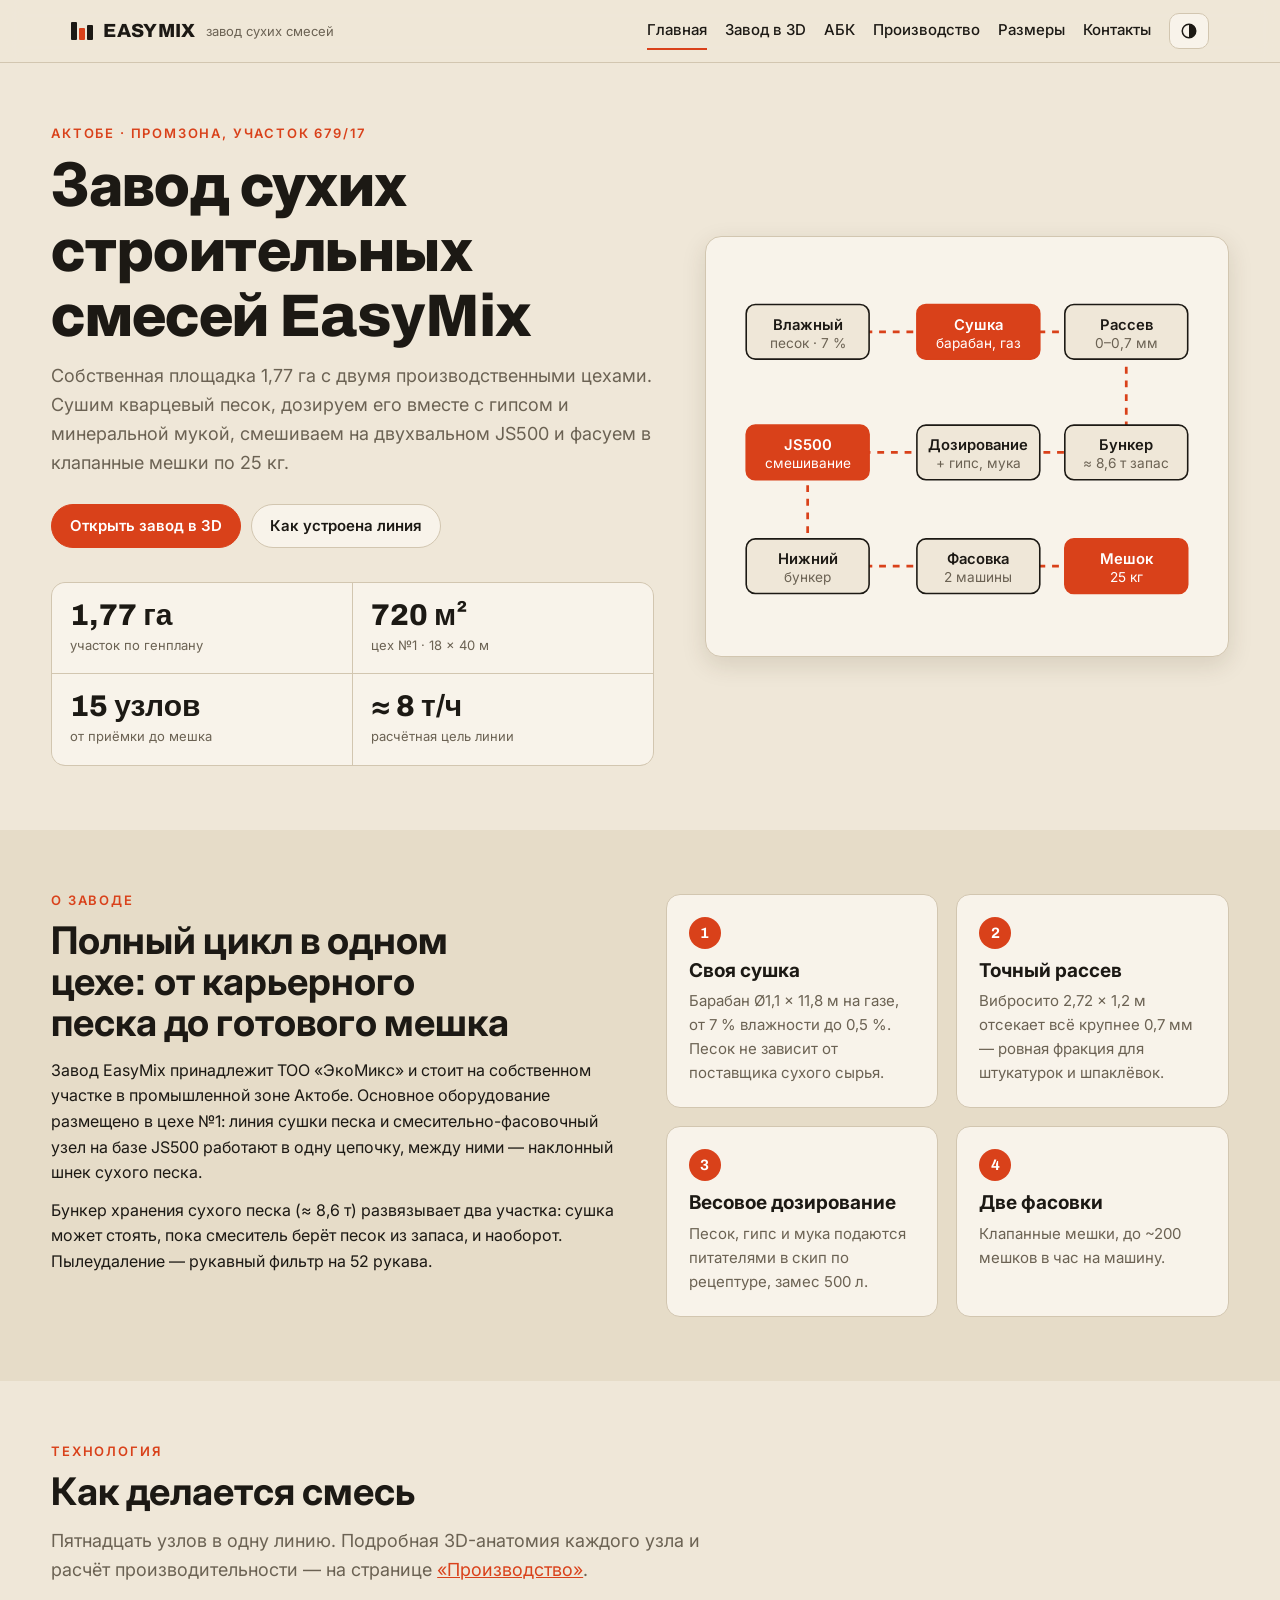
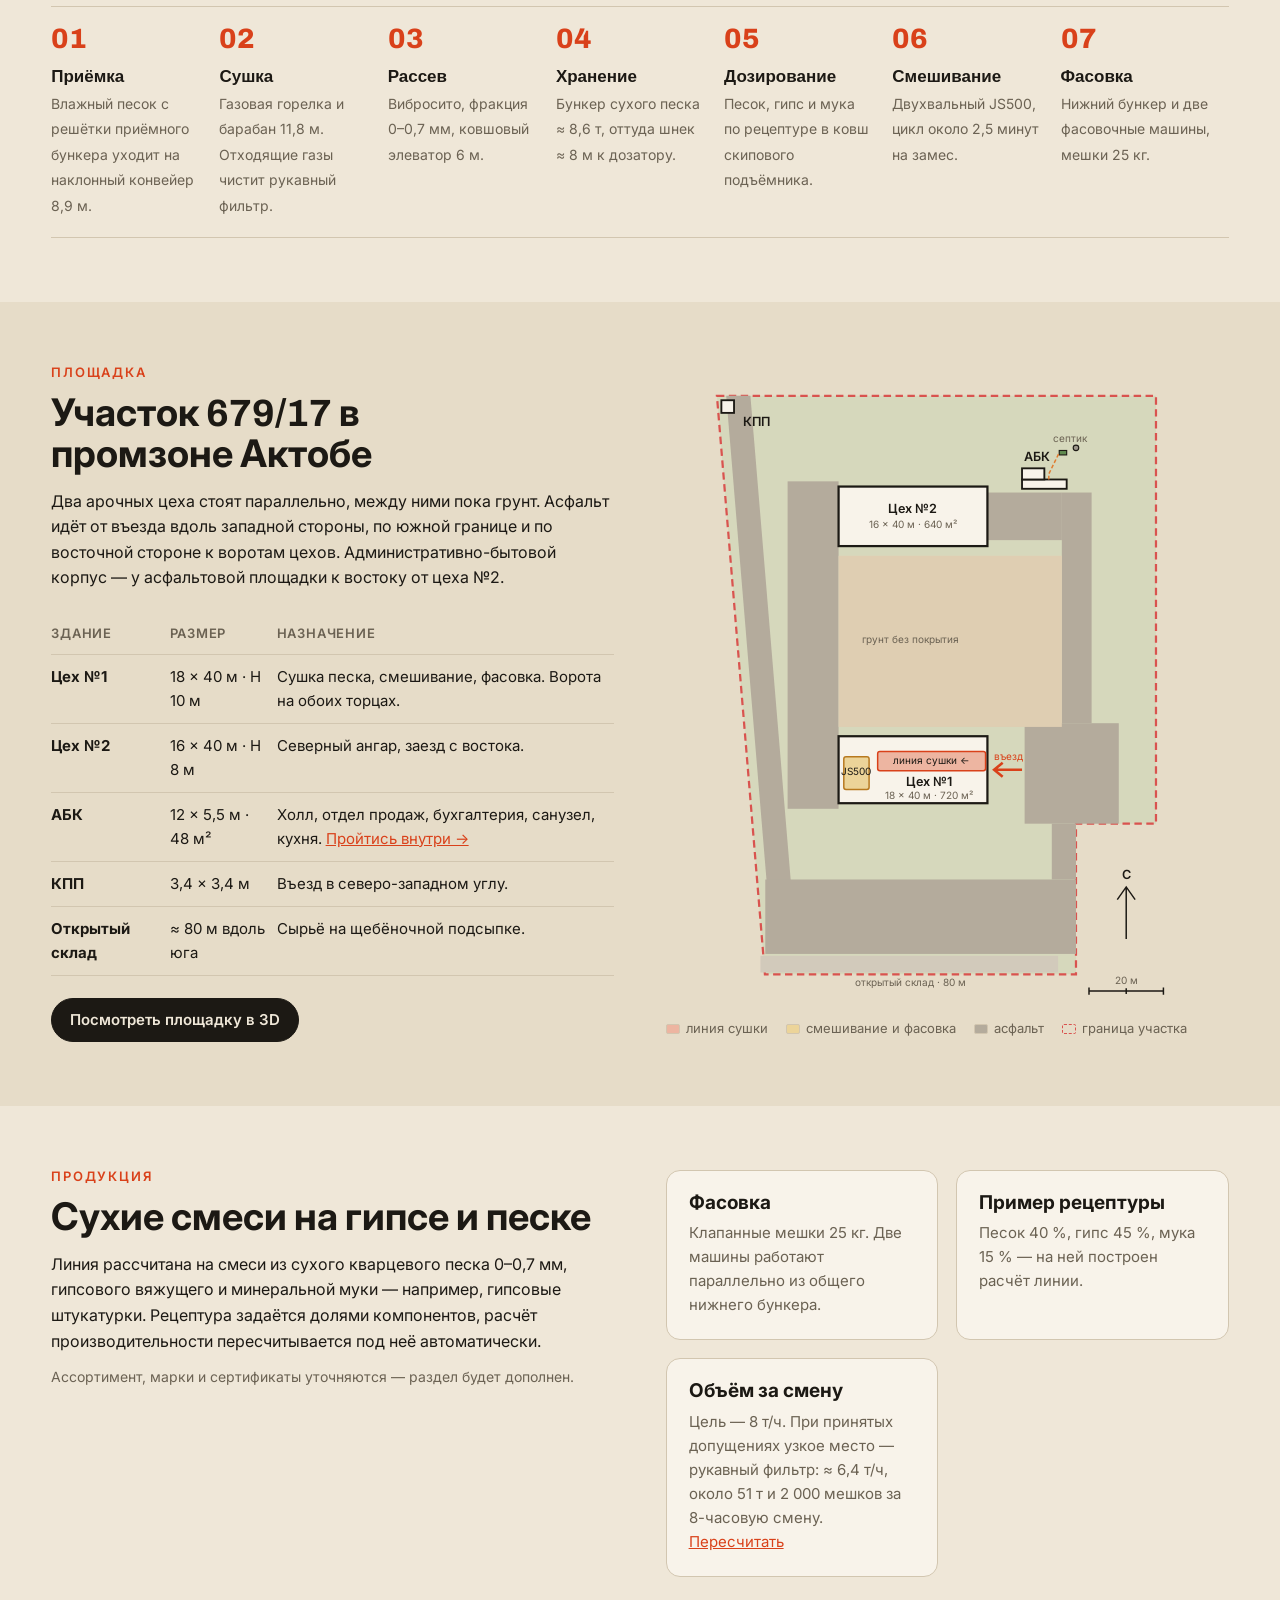
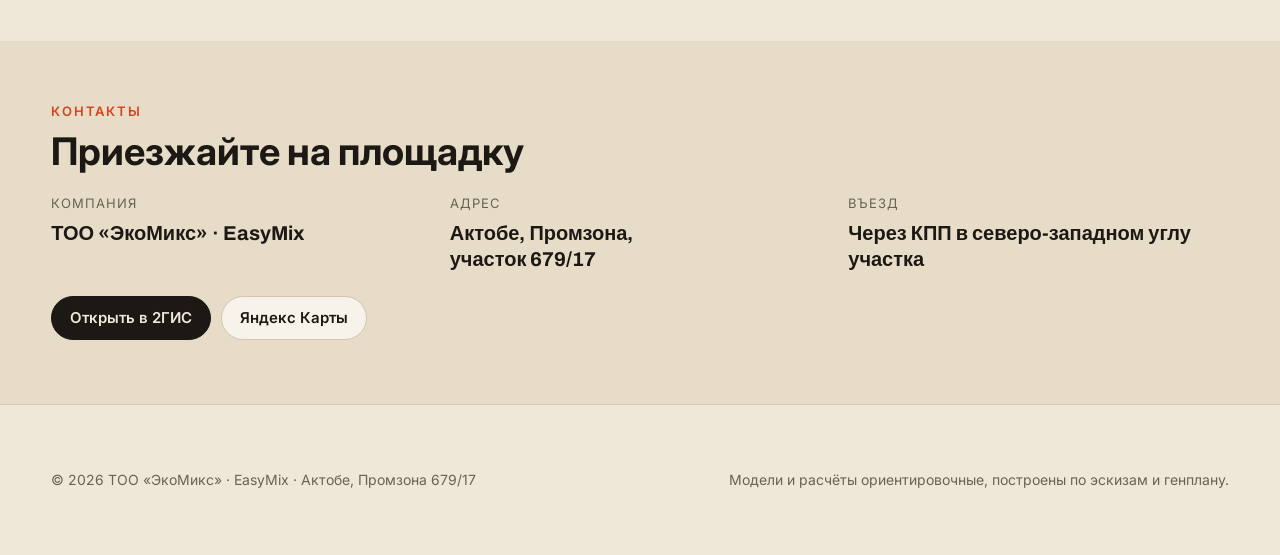
<file: index.html>
<!doctype html>
<html lang="ru">
<head>
<meta charset="utf-8">
<meta name="viewport" content="width=device-width,initial-scale=1">
<title>EasyMix — завод сухих смесей, Актобе</title>
<meta name="description" content="ТОО «ЭкоМикс», завод сухих строительных смесей EasyMix. Актобе, Промзона, участок 679/17: сушка песка, смесительный узел JS500, фасовка в мешки.">
<meta property="og:type" content="website">
<meta property="og:site_name" content="EasyMix">
<meta property="og:locale" content="ru_RU">
<meta property="og:title" content="EasyMix — завод сухих смесей, Актобе">
<meta property="og:description" content="Сушка песка, смеситель JS500 и фасовка в мешки 25 кг на собственной площадке 1,77 га. Промзона 679/17.">
<meta property="og:url" content="https://qazaqboss.github.io/spkaktobezavod/">
<meta property="og:image" content="https://qazaqboss.github.io/spkaktobezavod/og-image.png">
<meta property="og:image:width" content="1200">
<meta property="og:image:height" content="630">
<meta property="og:image:alt" content="EasyMix — завод сухих строительных смесей, Актобе, Промзона 679/17">
<meta name="twitter:card" content="summary_large_image">
<meta name="twitter:image" content="https://qazaqboss.github.io/spkaktobezavod/og-image.png">
<link rel="preconnect" href="https://fonts.googleapis.com"><link rel="preconnect" href="https://fonts.gstatic.com" crossorigin>
<link href="https://fonts.googleapis.com/css2?family=Archivo:wght@500;700;800&family=Inter:wght@400;500;600&display=swap" rel="stylesheet">
<link rel="stylesheet" href="css/site.css">
<link rel="icon" href="data:image/svg+xml,%3Csvg xmlns='http://www.w3.org/2000/svg' viewBox='0 0 24 24'%3E%3Crect x='3' y='4' width='5' height='17' fill='%231c1914'/%3E%3Crect x='10' y='10' width='5' height='11' fill='%23d9411a'/%3E%3Crect x='17' y='7' width='5' height='14' fill='%231c1914'/%3E%3C/svg%3E">
<script src="js/site.js"></script>
</head>
<body>
<header class="top"><div class="wrap">
  <a class="brand" href="index.html"><span class="logo" aria-hidden="true"><i></i><i></i><i></i></span><b>EASYMIX</b><span>завод сухих смесей</span></a>
  <nav class="menu" aria-label="Разделы">
    <a href="index.html">Главная</a><a href="zavod.html">Завод в 3D</a><a href="abk.html">АБК</a><a href="proizvodstvo.html">Производство</a><a href="razmery.html">Размеры</a><a href="index.html#contacts">Контакты</a>
    <button class="theme" type="button" data-theme-toggle aria-label="Сменить тему"><svg viewBox="0 0 24 24" aria-hidden="true"><circle cx="12" cy="12" r="9" fill="none" stroke="currentColor" stroke-width="2"/><path d="M12 3a9 9 0 0 1 0 18z" fill="currentColor"/></svg></button>
  </nav>
</div></header>

<main>
<section class="band"><div class="wrap hero">
  <div>
    <p class="eyebrow">Актобе · Промзона, участок 679/17</p>
    <h1>Завод сухих строительных смесей EasyMix</h1>
    <p class="lead">Собственная площадка 1,77 га с двумя производственными цехами. Сушим кварцевый песок, дозируем его вместе с гипсом и минеральной мукой, смешиваем на двухвальном JS500 и фасуем в клапанные мешки по 25 кг.</p>
    <div class="btns"><a class="btn acc" href="zavod.html">Открыть завод в 3D</a><a class="btn ghost" href="proizvodstvo.html">Как устроена линия</a></div>
    <div class="kpis">
      <div><b>1,77 га</b><span>участок по генплану</span></div>
      <div><b>720 м²</b><span>цех №1 · 18 × 40 м</span></div>
      <div><b>15 узлов</b><span>от приёмки до мешка</span></div>
      <div><b>≈ 8 т/ч</b><span>расчётная цель линии</span></div>
    </div>
  </div>
  <figure class="flowcard" style="margin:0">
    <svg viewBox="0 0 420 330" role="img" aria-label="Схема потока: влажный песок, сушка, рассев, бункер, дозирование с гипсом и мукой, смеситель, фасовка">
      <style>.fl{fill:none;stroke:var(--line);stroke-width:2}.fa{fill:none;stroke:var(--acc);stroke-width:2.4;stroke-dasharray:6 6}.bx{fill:var(--bg);stroke:var(--ink);stroke-width:1.4}.bx.a{fill:var(--acc);stroke:var(--acc)}.tx{font:600 13px Inter,sans-serif;fill:var(--ink)}.ts{font:12px Inter,sans-serif;fill:var(--mute)}.tw{font:600 13px Inter,sans-serif;fill:#fff}</style>
      <path class="fa" d="M70 64 H200 M270 64 H350 V150 M350 150 V170 H270 M200 170 H70 V250 M70 270 H200 M270 270 H350"><animate attributeName="stroke-dashoffset" from="24" to="0" dur="1s" repeatCount="indefinite"/></path>
      <rect class="bx" x="16" y="40" width="108" height="48" rx="8"/><text class="tx" x="70" y="62" text-anchor="middle">Влажный</text><text class="ts" x="70" y="78" text-anchor="middle">песок · 7 %</text>
      <rect class="bx a" x="166" y="40" width="108" height="48" rx="8"/><text class="tw" x="220" y="62" text-anchor="middle">Сушка</text><text class="tw" x="220" y="78" text-anchor="middle" style="font-weight:400;font-size:12px">барабан, газ</text>
      <rect class="bx" x="296" y="40" width="108" height="48" rx="8"/><text class="tx" x="350" y="62" text-anchor="middle">Рассев</text><text class="ts" x="350" y="78" text-anchor="middle">0–0,7 мм</text>
      <rect class="bx" x="296" y="146" width="108" height="48" rx="8"/><text class="tx" x="350" y="168" text-anchor="middle">Бункер</text><text class="ts" x="350" y="184" text-anchor="middle">≈ 8,6 т запас</text>
      <rect class="bx" x="166" y="146" width="108" height="48" rx="8"/><text class="tx" x="220" y="168" text-anchor="middle">Дозирование</text><text class="ts" x="220" y="184" text-anchor="middle">+ гипс, мука</text>
      <rect class="bx a" x="16" y="146" width="108" height="48" rx="8"/><text class="tw" x="70" y="168" text-anchor="middle">JS500</text><text class="tw" x="70" y="184" text-anchor="middle" style="font-weight:400;font-size:12px">смешивание</text>
      <rect class="bx" x="16" y="246" width="108" height="48" rx="8"/><text class="tx" x="70" y="268" text-anchor="middle">Нижний</text><text class="ts" x="70" y="284" text-anchor="middle">бункер</text>
      <rect class="bx" x="166" y="246" width="108" height="48" rx="8"/><text class="tx" x="220" y="268" text-anchor="middle">Фасовка</text><text class="ts" x="220" y="284" text-anchor="middle">2 машины</text>
      <rect class="bx a" x="296" y="246" width="108" height="48" rx="8"/><text class="tw" x="350" y="268" text-anchor="middle">Мешок</text><text class="tw" x="350" y="284" text-anchor="middle" style="font-weight:400;font-size:12px">25 кг</text>
    </svg>
  </figure>
</div></section>

<section class="band alt" id="about"><div class="wrap grid2">
  <div>
    <p class="eyebrow">О заводе</p>
    <h2>Полный цикл в одном цехе: от карьерного песка до готового мешка</h2>
    <p>Завод EasyMix принадлежит ТОО «ЭкоМикс» и стоит на собственном участке в промышленной зоне Актобе. Основное оборудование размещено в цехе №1: линия сушки песка и смесительно-фасовочный узел на базе JS500 работают в одну цепочку, между ними — наклонный шнек сухого песка.</p>
    <p>Бункер хранения сухого песка (≈ 8,6 т) развязывает два участка: сушка может стоять, пока смеситель берёт песок из запаса, и наоборот. Пылеудаление — рукавный фильтр на 52 рукава.</p>
  </div>
  <div class="cards" style="margin-top:0">
    <div class="card"><span class="n">1</span><h3>Своя сушка</h3><p>Барабан Ø1,1 × 11,8 м на газе, от 7 % влажности до 0,5 %. Песок не зависит от поставщика сухого сырья.</p></div>
    <div class="card"><span class="n">2</span><h3>Точный рассев</h3><p>Вибросито 2,72 × 1,2 м отсекает всё крупнее 0,7 мм — ровная фракция для штукатурок и шпаклёвок.</p></div>
    <div class="card"><span class="n">3</span><h3>Весовое дозирование</h3><p>Песок, гипс и мука подаются питателями в скип по рецептуре, замес 500 л.</p></div>
    <div class="card"><span class="n">4</span><h3>Две фасовки</h3><p>Клапанные мешки, до ~200 мешков в час на машину.</p></div>
  </div>
</div></section>

<section class="band" id="process"><div class="wrap">
  <p class="eyebrow">Технология</p>
  <h2>Как делается смесь</h2>
  <p class="lead">Пятнадцать узлов в одну линию. Подробная 3D-анатомия каждого узла и расчёт производительности — на странице <a href="proizvodstvo.html">«Производство»</a>.</p>
  <ol class="steps">
    <li><b>Приёмка</b><span>Влажный песок с решётки приёмного бункера уходит на наклонный конвейер 8,9 м.</span></li>
    <li><b>Сушка</b><span>Газовая горелка и барабан 11,8 м. Отходящие газы чистит рукавный фильтр.</span></li>
    <li><b>Рассев</b><span>Вибросито, фракция 0–0,7 мм, ковшовый элеватор 6 м.</span></li>
    <li><b>Хранение</b><span>Бункер сухого песка ≈ 8,6 т, оттуда шнек ≈ 8 м к дозатору.</span></li>
    <li><b>Дозирование</b><span>Песок, гипс и мука по рецептуре в ковш скипового подъёмника.</span></li>
    <li><b>Смешивание</b><span>Двухвальный JS500, цикл около 2,5 минут на замес.</span></li>
    <li><b>Фасовка</b><span>Нижний бункер и две фасовочные машины, мешки 25 кг.</span></li>
  </ol>
</div></section>

<section class="band alt" id="site"><div class="wrap grid2">
  <div>
    <p class="eyebrow">Площадка</p>
    <h2>Участок 679/17 в промзоне Актобе</h2>
    <p>Два арочных цеха стоят параллельно, между ними пока грунт. Асфальт идёт от въезда вдоль западной стороны, по южной границе и по восточной стороне к воротам цехов. Административно-бытовой корпус — у асфальтовой площадки к востоку от цеха №2.</p>
    <div class="scroll"><table>
      <thead><tr><th>Здание</th><th>Размер</th><th>Назначение</th></tr></thead>
      <tbody>
        <tr><td><b>Цех №1</b></td><td>18 × 40 м · H 10 м</td><td>Сушка песка, смешивание, фасовка. Ворота на обоих торцах.</td></tr>
        <tr><td><b>Цех №2</b></td><td>16 × 40 м · H 8 м</td><td>Северный ангар, заезд с востока.</td></tr>
        <tr><td><b>АБК</b></td><td>12 × 5,5 м · 48 м²</td><td>Холл, отдел продаж, бухгалтерия, санузел, кухня. <a href="abk.html">Пройтись внутри →</a></td></tr>
        <tr><td><b>КПП</b></td><td>3,4 × 3,4 м</td><td>Въезд в северо-западном углу.</td></tr>
        <tr><td><b>Открытый склад</b></td><td>≈ 80 м вдоль юга</td><td>Сырьё на щебёночной подсыпке.</td></tr>
      </tbody>
    </table></div>
    <div class="btns" style="margin-top:22px"><a class="btn" href="zavod.html">Посмотреть площадку в 3D</a></div>
  </div>
  <figure style="margin:0">
    <svg class="plan" viewBox="-6 -8 136 172" role="img" aria-label="Генплан участка: КПП, цех №2, АБК, цех №1 с оборудованием, открытый склад">
      <style>
        .p-plot{fill:color-mix(in srgb,#7fa25a 22%,var(--bg));stroke:#d9534f;stroke-width:.6;stroke-dasharray:2 1.2}
        .p-asph{fill:color-mix(in srgb,var(--mute) 45%,var(--bg))}.p-soil{fill:color-mix(in srgb,#b8925a 30%,var(--bg))}.p-grav{fill:color-mix(in srgb,var(--mute) 22%,var(--bg))}
        .p-hall{fill:var(--card);stroke:var(--ink);stroke-width:.6}.p-abk{fill:var(--card);stroke:var(--ink);stroke-width:.5}
        .p-dry{fill:color-mix(in srgb,var(--acc) 35%,var(--card));stroke:var(--acc);stroke-width:.4}.p-mix{fill:color-mix(in srgb,#d9a520 40%,var(--card));stroke:#b7791f;stroke-width:.4}
        .p-t{font:600 3.4px Inter,sans-serif;fill:var(--ink)}.p-s{font:2.7px Inter,sans-serif;fill:var(--mute)}
        .p-ax{stroke:var(--ink);stroke-width:.4;fill:none}
      </style>
      <polygon class="p-plot" points="0,0 118,0 118,115 96.5,115 96.5,155.5 12.9,155.5"/>
      <polygon class="p-asph" points="2.5,0 9,0 19.9,131 13.4,131"/>
      <rect class="p-asph" x="13" y="130" width="83.5" height="20"/><rect class="p-asph" x="90" y="115" width="6.5" height="15"/>
      <rect class="p-asph" x="82.7" y="88" width="25.3" height="27"/><rect class="p-asph" x="92.7" y="26" width="8" height="62"/>
      <rect class="p-asph" x="72.7" y="26" width="20" height="12.8"/><rect class="p-asph" x="19" y="23" width="13.7" height="88"/>
      <rect class="p-soil" x="32.7" y="43" width="60" height="46"/>
      <rect class="p-grav" x="11.7" y="150.5" width="80" height="4.5"/>
      <rect class="p-hall" x="32.7" y="24.4" width="40" height="16"/>
      <text class="p-t" x="52.7" y="31.6" text-anchor="middle">Цех №2</text><text class="p-s" x="52.7" y="35.6" text-anchor="middle">16 × 40 м · 640 м²</text>
      <rect class="p-hall" x="32.7" y="91.5" width="40" height="18"/>
      <rect class="p-dry" x="43.2" y="95.6" width="29" height="5.2" rx=".6"/><rect class="p-mix" x="34.1" y="97" width="6.8" height="8.8" rx=".6"/>
      <text class="p-t" x="57" y="105" text-anchor="middle">Цех №1</text><text class="p-s" x="57" y="108.4" text-anchor="middle">18 × 40 м · 720 м²</text>
      <text class="p-s" x="57.7" y="99" text-anchor="middle" style="fill:var(--ink)">линия сушки ←</text><text class="p-s" x="37.5" y="102" text-anchor="middle" style="fill:var(--ink)">JS500</text>
      <path class="p-ax" d="M82 100.5 H74.5 M76.8 98.6 L74.5 100.5 L76.8 102.4" style="stroke:var(--acc);stroke-width:.7"/><text class="p-s" x="78.5" y="98" text-anchor="middle" style="fill:var(--acc)">въезд</text>
      <rect class="p-abk" x="82" y="22.5" width="12" height="2.5"/><rect class="p-abk" x="82" y="19.5" width="6" height="3"/>
      <text class="p-t" x="86" y="17.6" text-anchor="middle">АБК</text>
      <rect x="92" y="14.7" width="2" height="1.2" style="fill:#5f8a4f;stroke:var(--ink);stroke-width:.3"/><circle cx="96.5" cy="14" r=".75" style="fill:#9d978b;stroke:var(--ink);stroke-width:.3"/>
      <path d="M89.2 22.5 V21 L92 15.3" style="fill:none;stroke:#e07a2e;stroke-width:.4;stroke-dasharray:1 .6"/><text class="p-s" x="95" y="12.4" text-anchor="middle">септик</text>
      <rect class="p-abk" x="1.2" y="1.2" width="3.4" height="3.4"/><text class="p-t" x="7" y="8" >КПП</text>
      <text class="p-s" x="52" y="66.5" text-anchor="middle">грунт без покрытия</text>
      <text class="p-s" x="52" y="158.6" text-anchor="middle">открытый склад · 80 м</text>
      <g transform="translate(110,138)"><path class="p-ax" d="M0 8 V-6 M-2.4 -2.6 L0 -6 L2.4 -2.6"/><text class="p-t" x="0" y="-8" text-anchor="middle">С</text></g>
      <g transform="translate(100,160)"><path class="p-ax" d="M0 0 H20 M0 -1 V1 M10 -.8 V.8 M20 -1 V1"/><text class="p-s" x="10" y="-2" text-anchor="middle">20 м</text></g>
    </svg>
    <div class="legend-row">
      <span><i style="background:color-mix(in srgb,var(--acc) 35%,var(--card))"></i>линия сушки</span>
      <span><i style="background:color-mix(in srgb,#d9a520 40%,var(--card))"></i>смешивание и фасовка</span>
      <span><i style="background:color-mix(in srgb,var(--mute) 45%,var(--bg))"></i>асфальт</span>
      <span><i style="border:1px dashed #d9534f"></i>граница участка</span>
    </div>
  </figure>
</div></section>

<section class="band" id="products"><div class="wrap grid2">
  <div>
    <p class="eyebrow">Продукция</p>
    <h2>Сухие смеси на гипсе и песке</h2>
    <p>Линия рассчитана на смеси из сухого кварцевого песка 0–0,7 мм, гипсового вяжущего и минеральной муки — например, гипсовые штукатурки. Рецептура задаётся долями компонентов, расчёт производительности пересчитывается под неё автоматически.</p>
    <p class="note">Ассортимент, марки и сертификаты уточняются — раздел будет дополнен.</p>
  </div>
  <div class="cards" style="margin-top:0">
    <div class="card"><h3>Фасовка</h3><p>Клапанные мешки 25 кг. Две машины работают параллельно из общего нижнего бункера.</p></div>
    <div class="card"><h3>Пример рецептуры</h3><p>Песок 40 %, гипс 45 %, мука 15 % — на ней построен расчёт линии.</p></div>
    <div class="card"><h3>Объём за смену</h3><p>Цель — 8 т/ч. При принятых допущениях узкое место — рукавный фильтр: ≈ 6,4 т/ч, около 51 т и 2 000 мешков за 8-часовую смену. <a href="proizvodstvo.html#calc">Пересчитать</a></p></div>
  </div>
</div></section>

<section class="band alt" id="contacts"><div class="wrap">
  <p class="eyebrow">Контакты</p>
  <h2>Приезжайте на площадку</h2>
  <dl class="contact">
    <div><dt>Компания</dt><dd>ТОО «ЭкоМикс» · EasyMix</dd></div>
    <div><dt>Адрес</dt><dd>Актобе, Промзона,<br>участок 679/17</dd></div>
    <div><dt>Въезд</dt><dd>Через КПП в северо-западном углу участка</dd></div>
    <!-- TODO: добавить телефон и e-mail отдела продаж -->
  </dl>
  <div class="btns" style="margin-top:24px">
    <a class="btn" href="https://2gis.kz/aktobe/search/%D0%9F%D1%80%D0%BE%D0%BC%D0%B7%D0%BE%D0%BD%D0%B0%20679%2F17" target="_blank" rel="noopener">Открыть в 2ГИС</a>
    <a class="btn ghost" href="https://yandex.kz/maps/?text=%D0%90%D0%BA%D1%82%D0%BE%D0%B1%D0%B5%2C%20%D0%9F%D1%80%D0%BE%D0%BC%D0%B7%D0%BE%D0%BD%D0%B0%20679%2F17" target="_blank" rel="noopener">Яндекс Карты</a>
  </div>
</div></section>
</main>

<footer class="foot band"><div class="wrap">
  <span>© <span data-year>2026</span> ТОО «ЭкоМикс» · EasyMix · Актобе, Промзона 679/17</span>
  <span>Модели и расчёты ориентировочные, построены по эскизам и генплану.</span>
</div></footer>
</body>
</html>
</file>
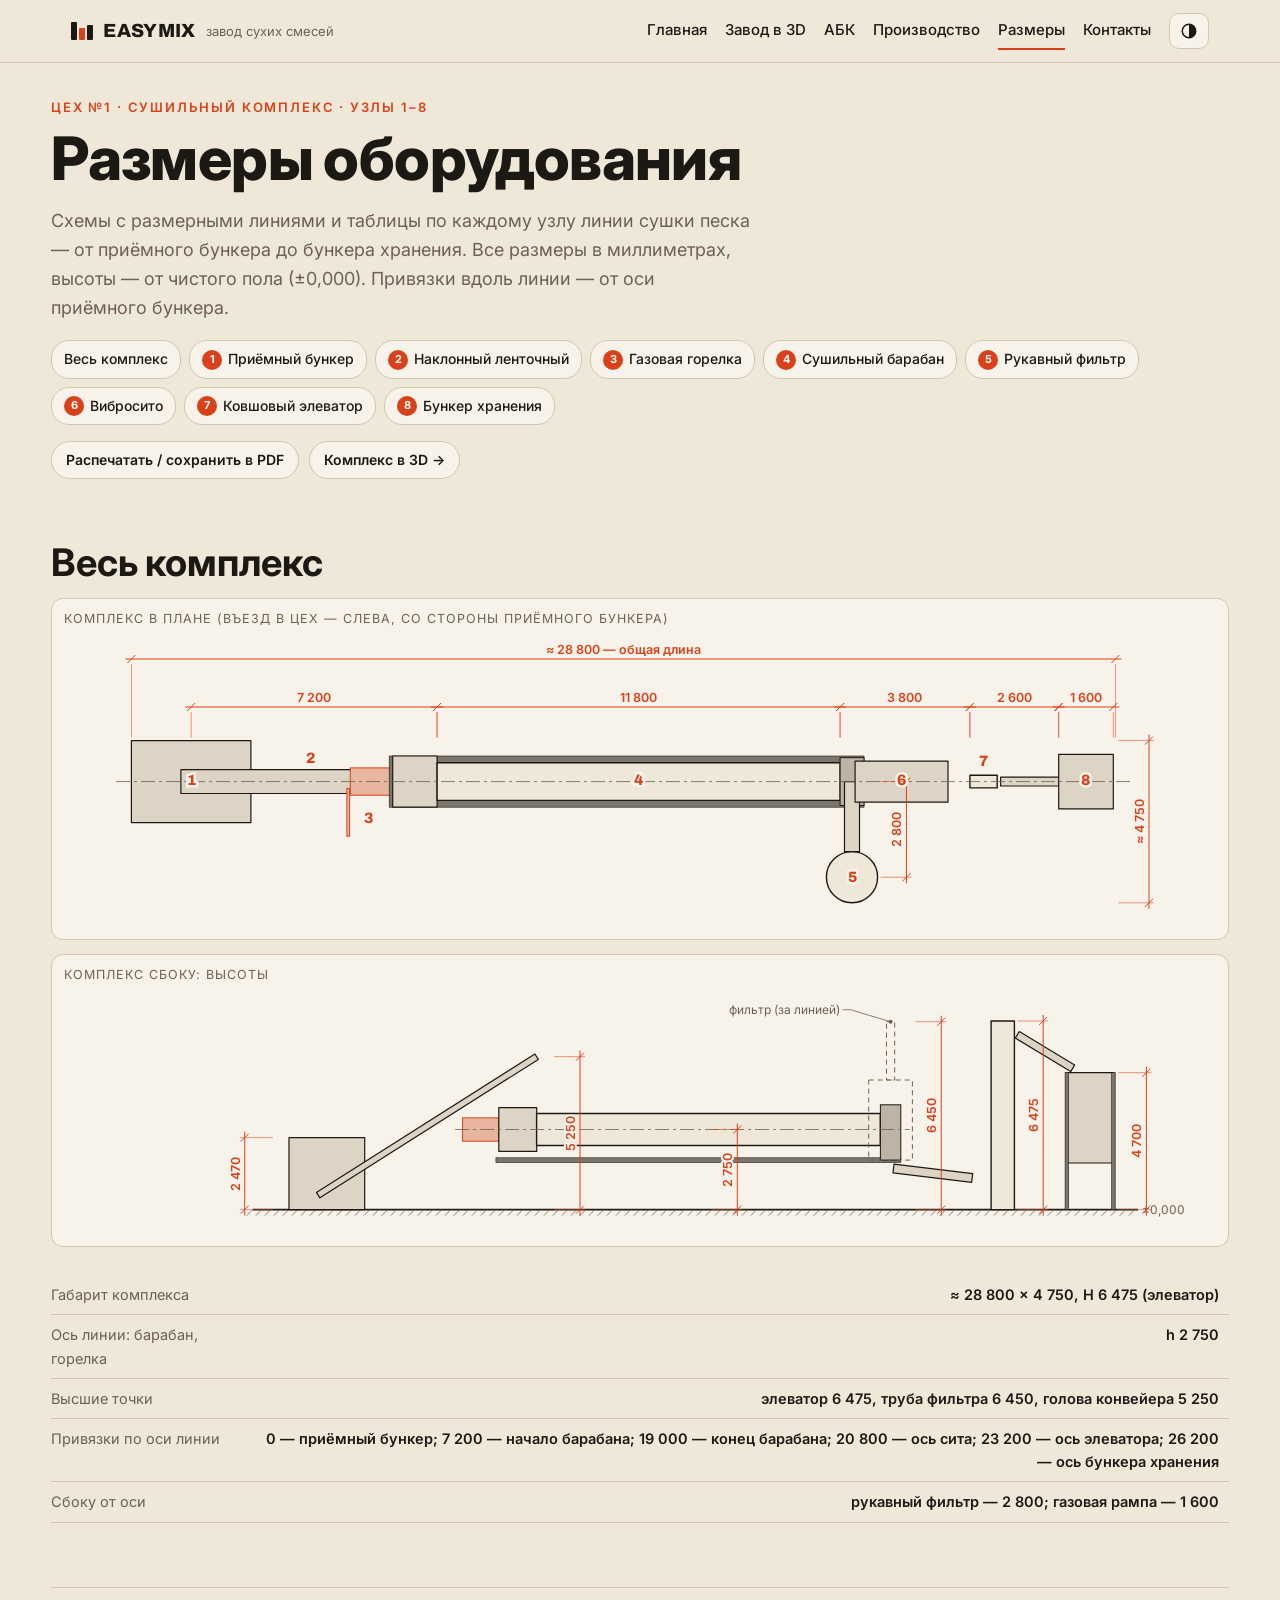
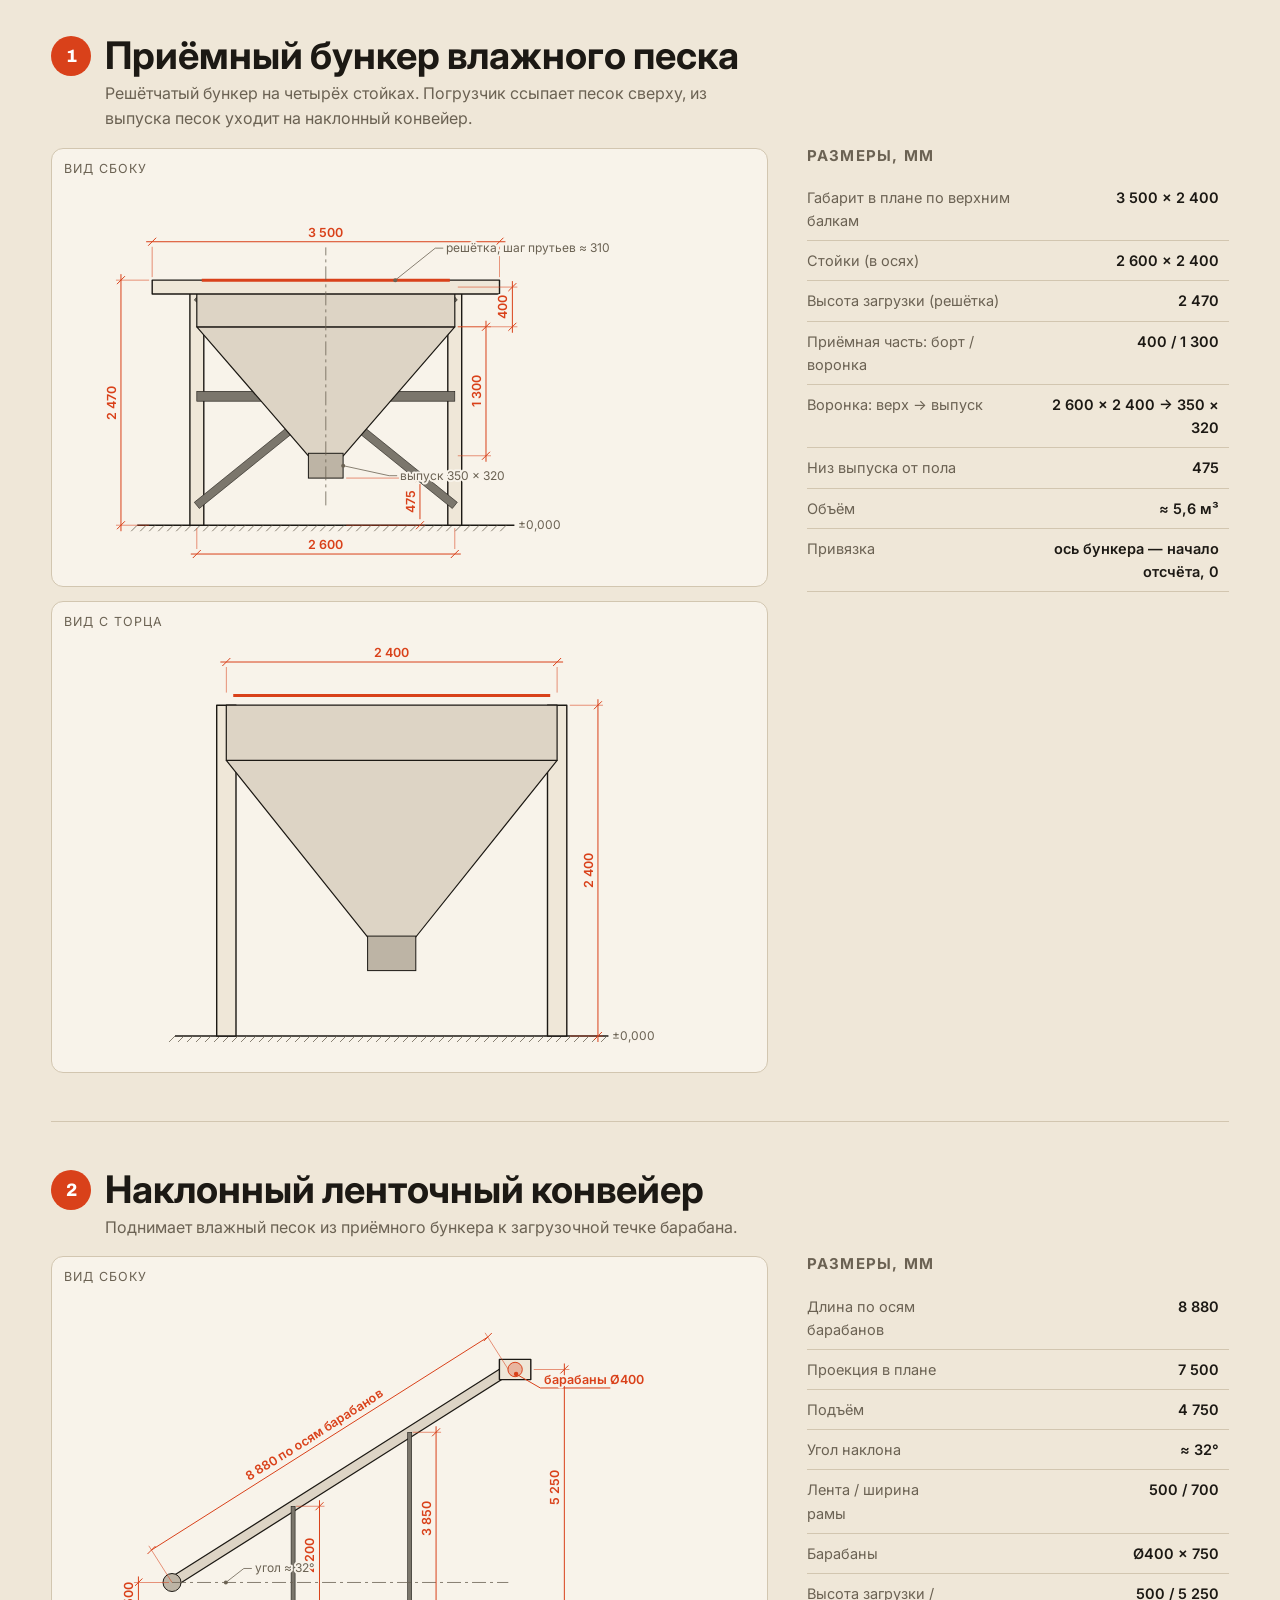
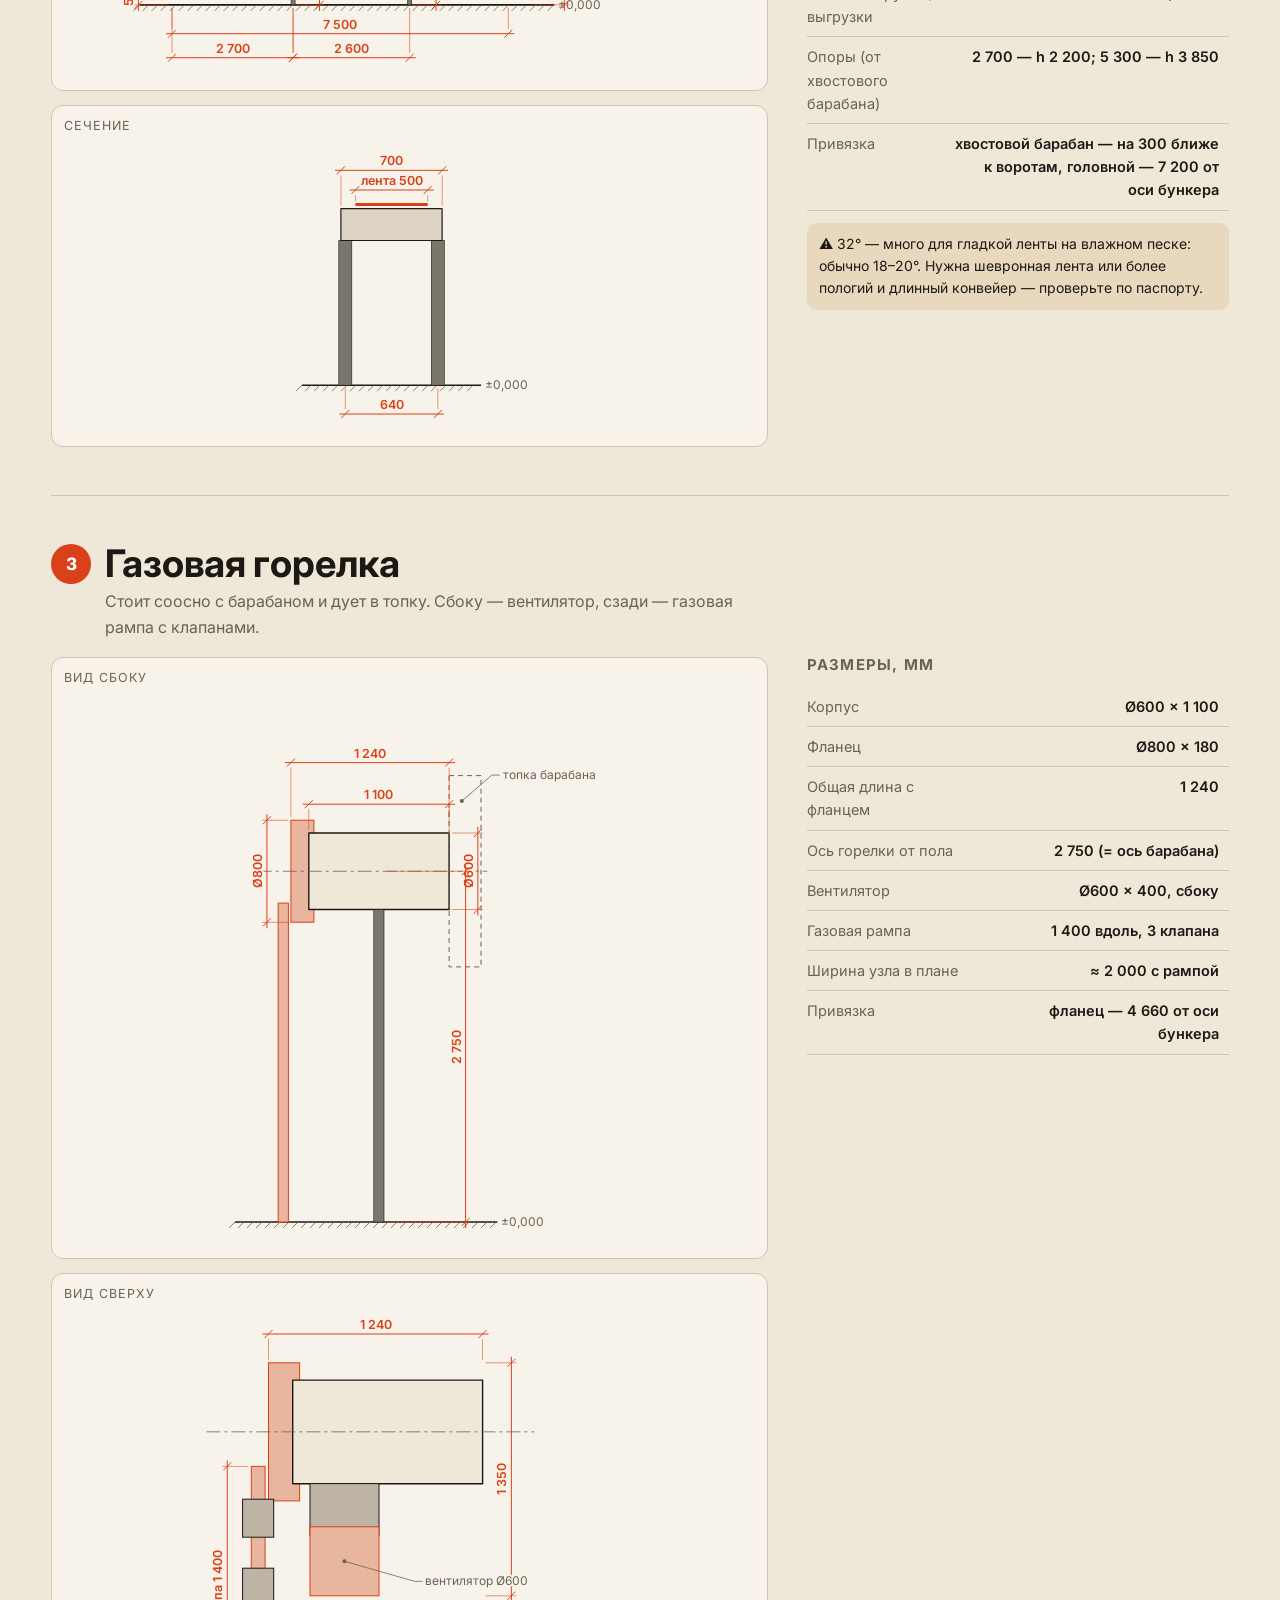
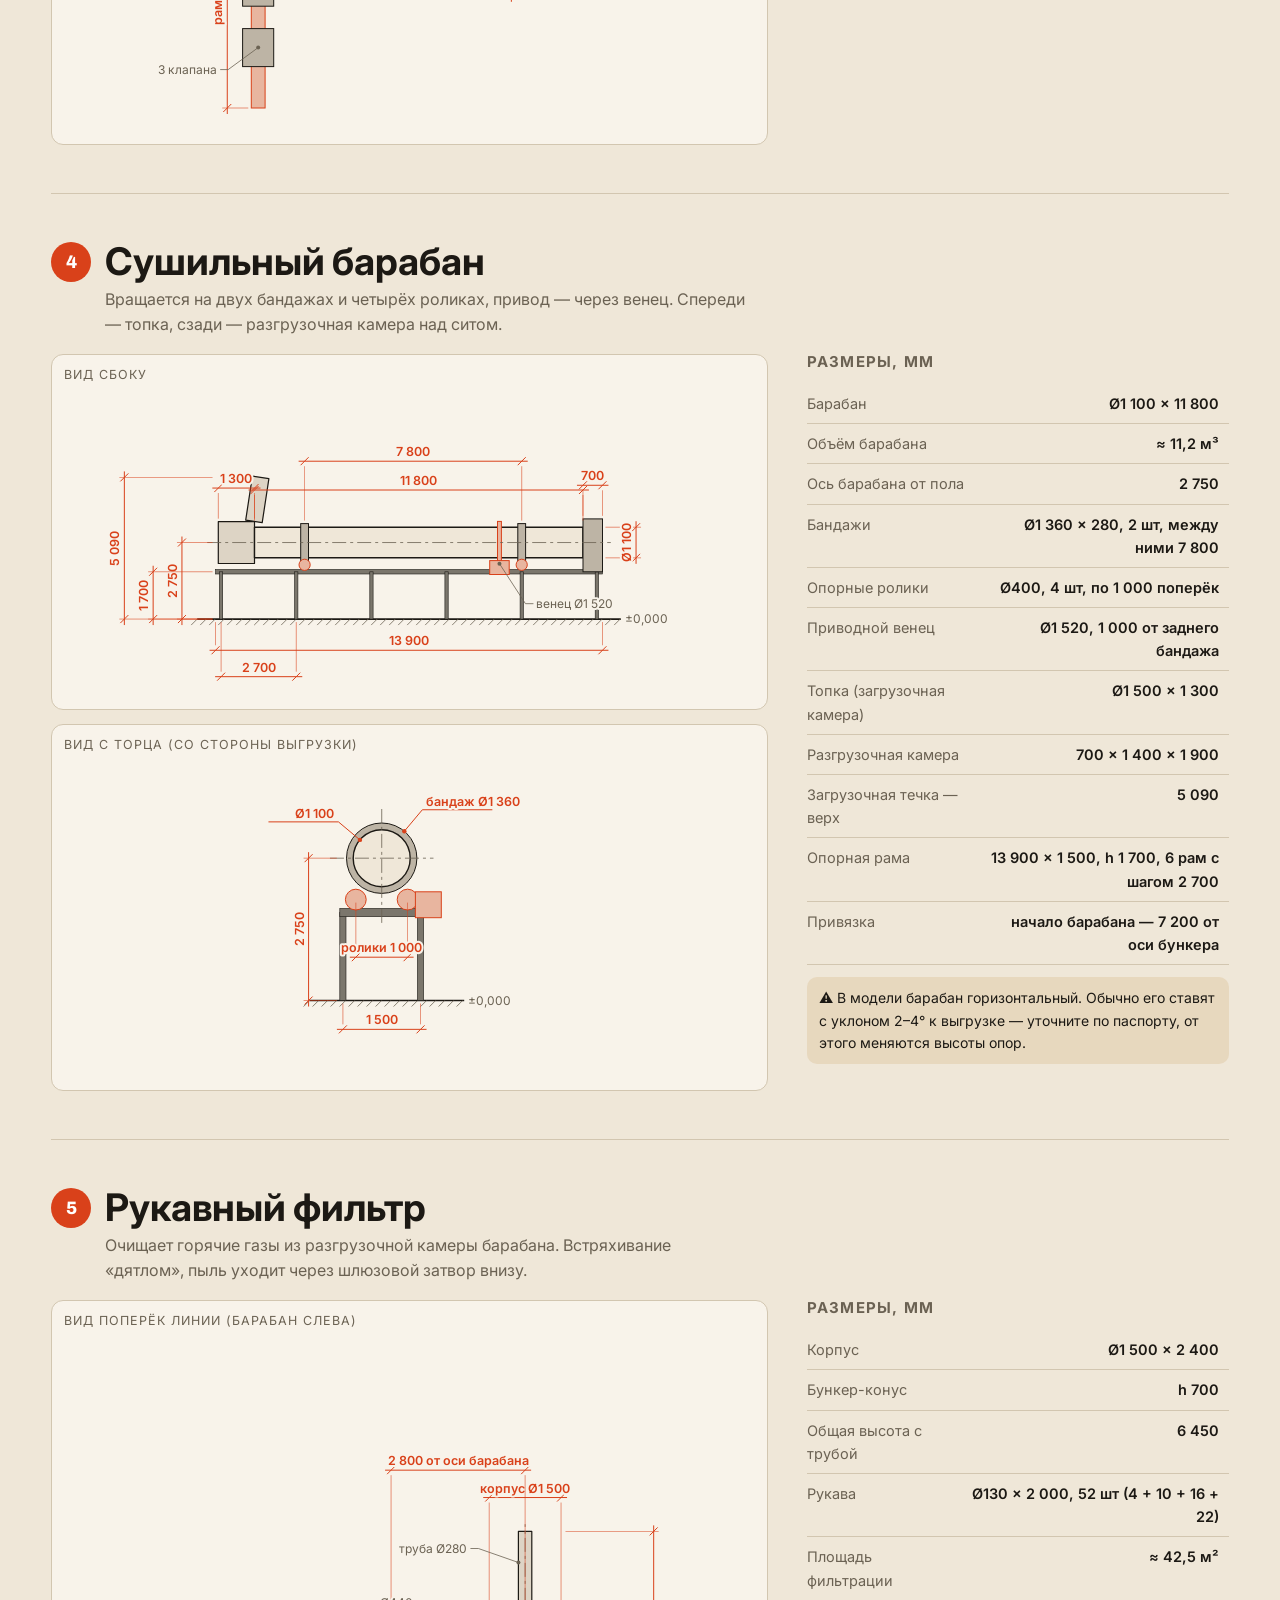
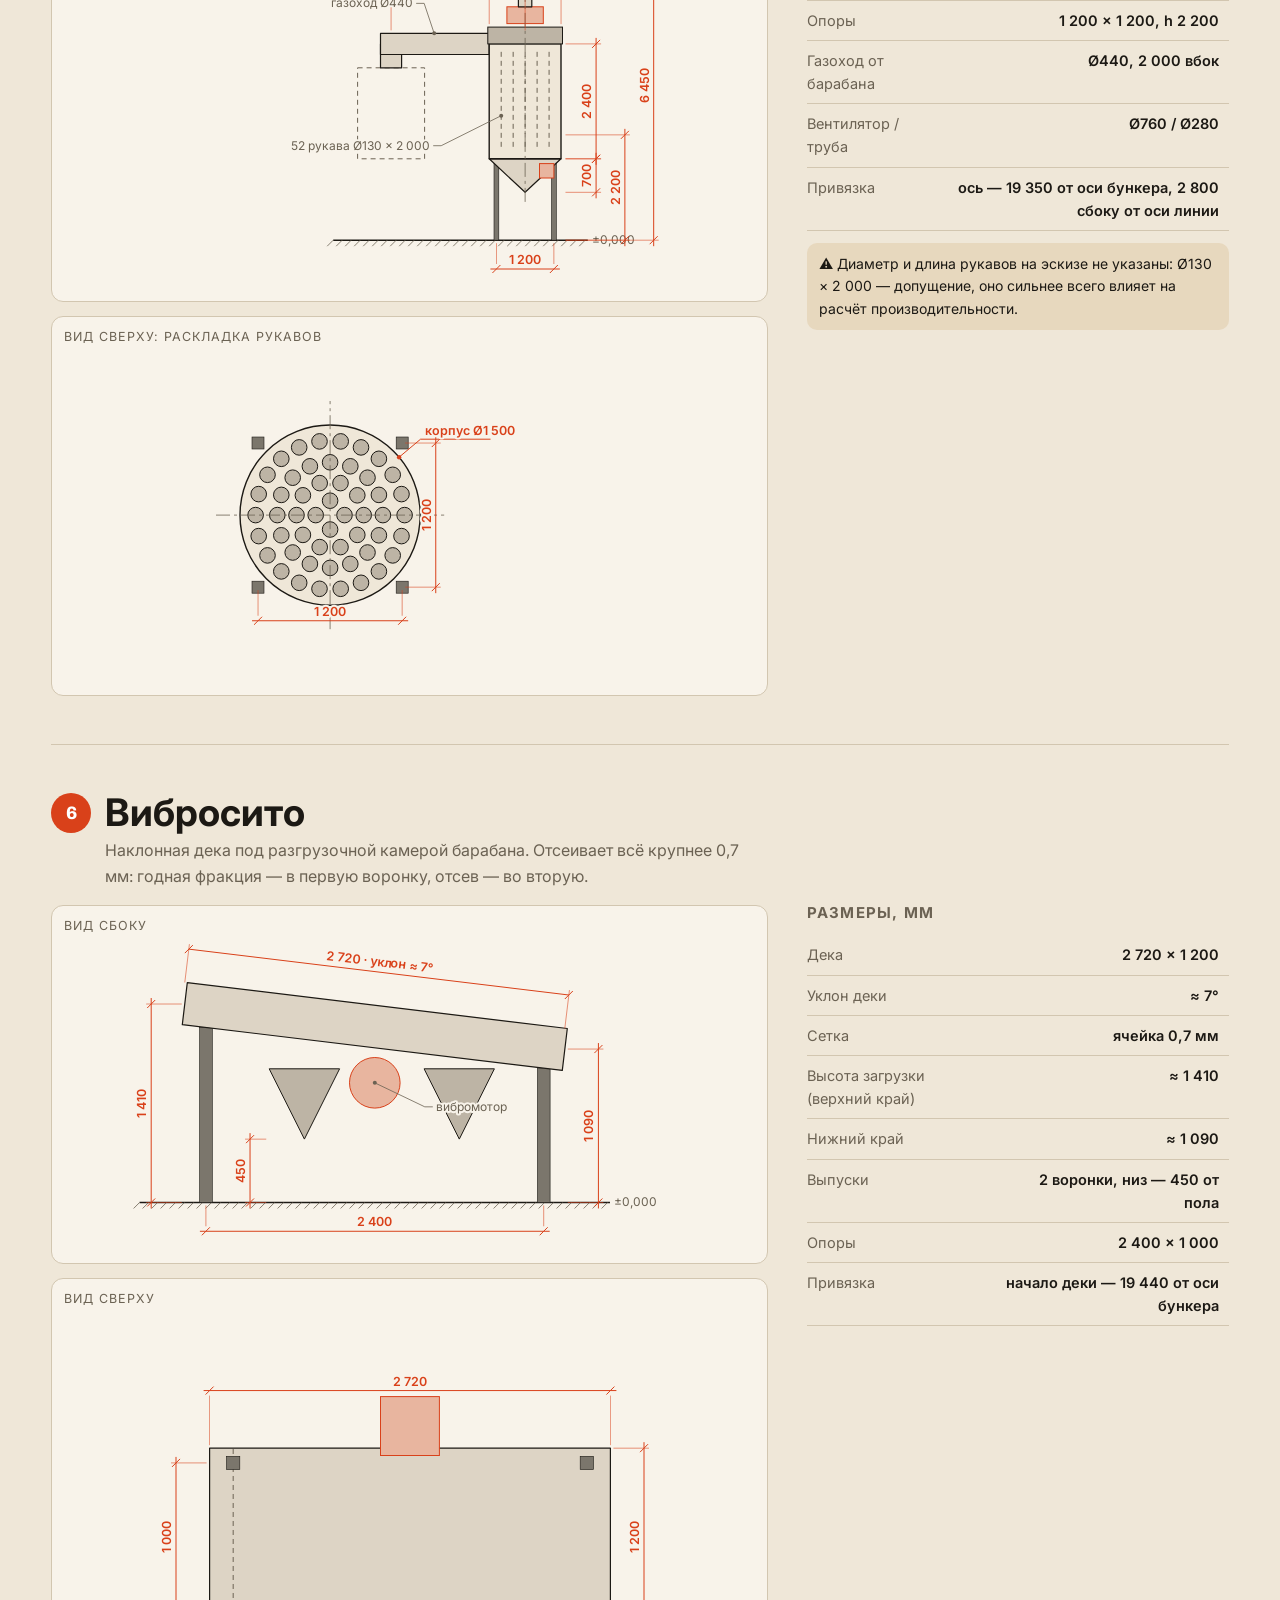
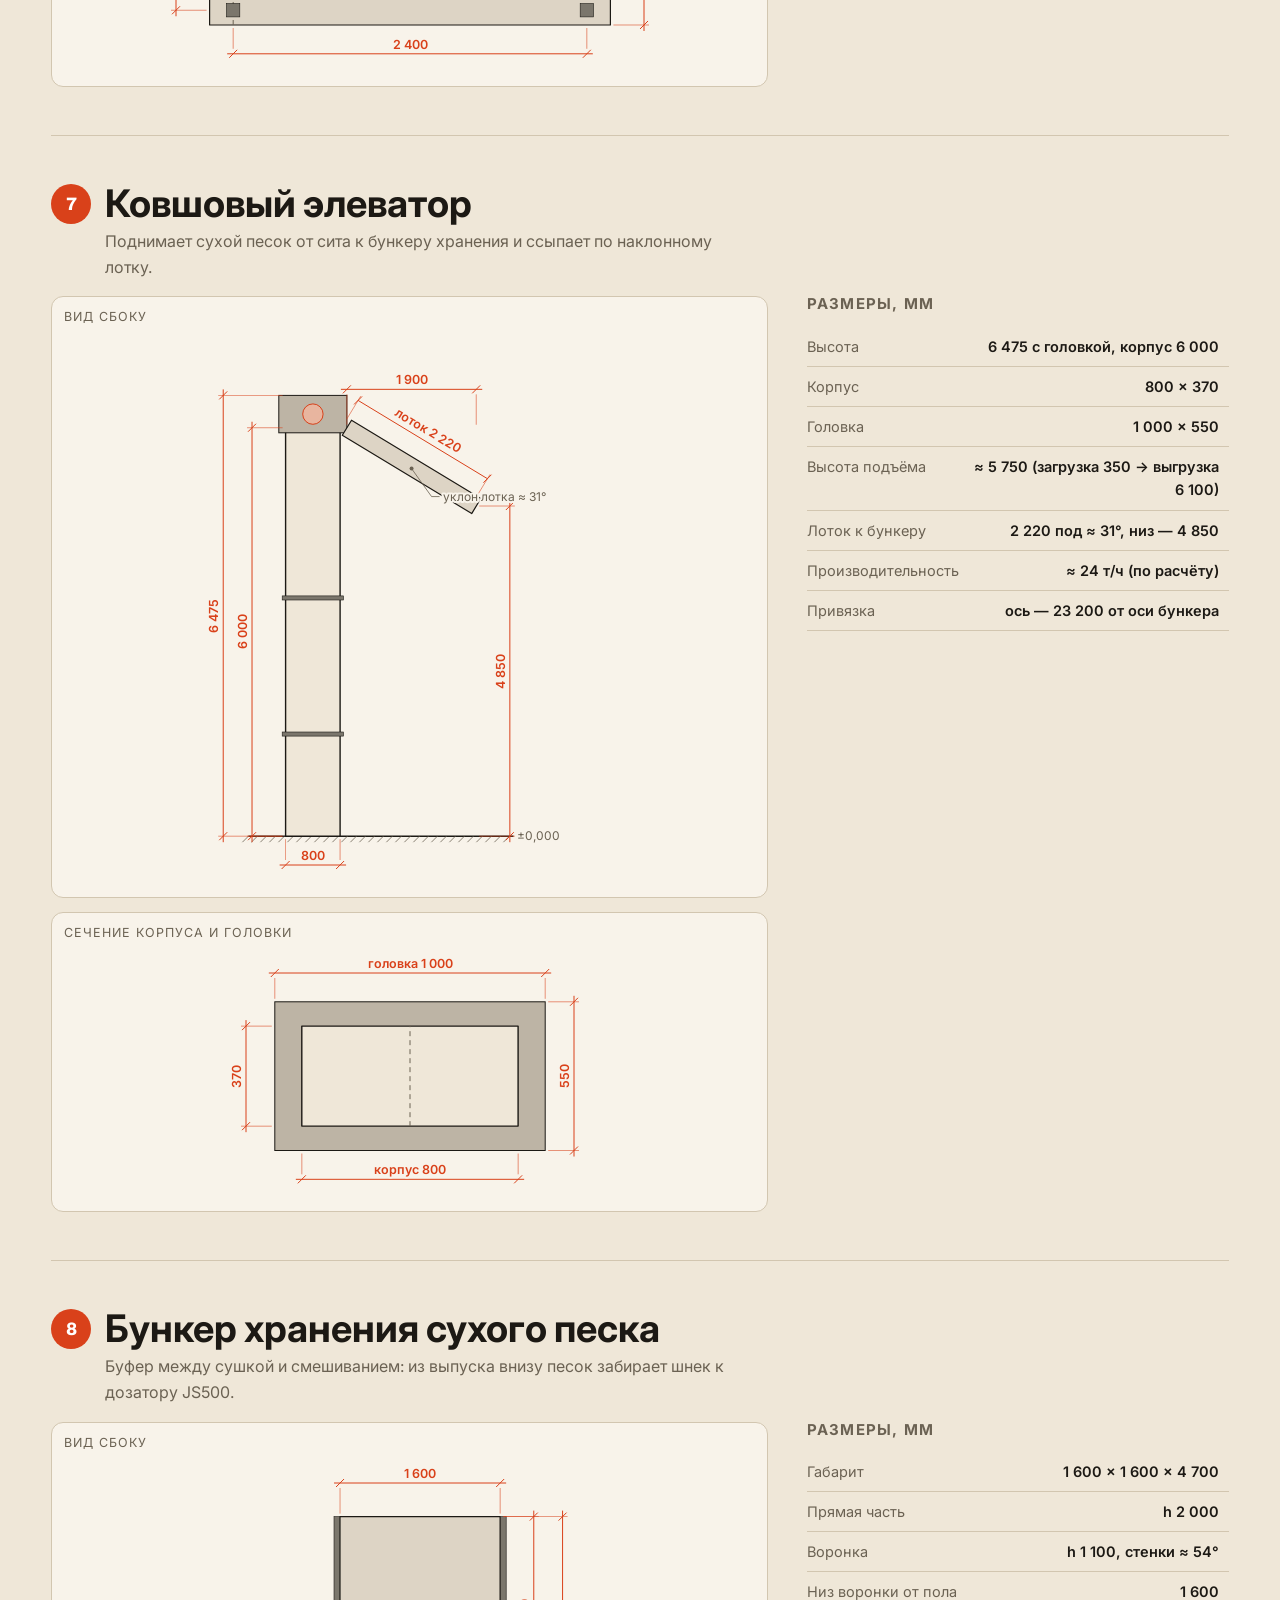
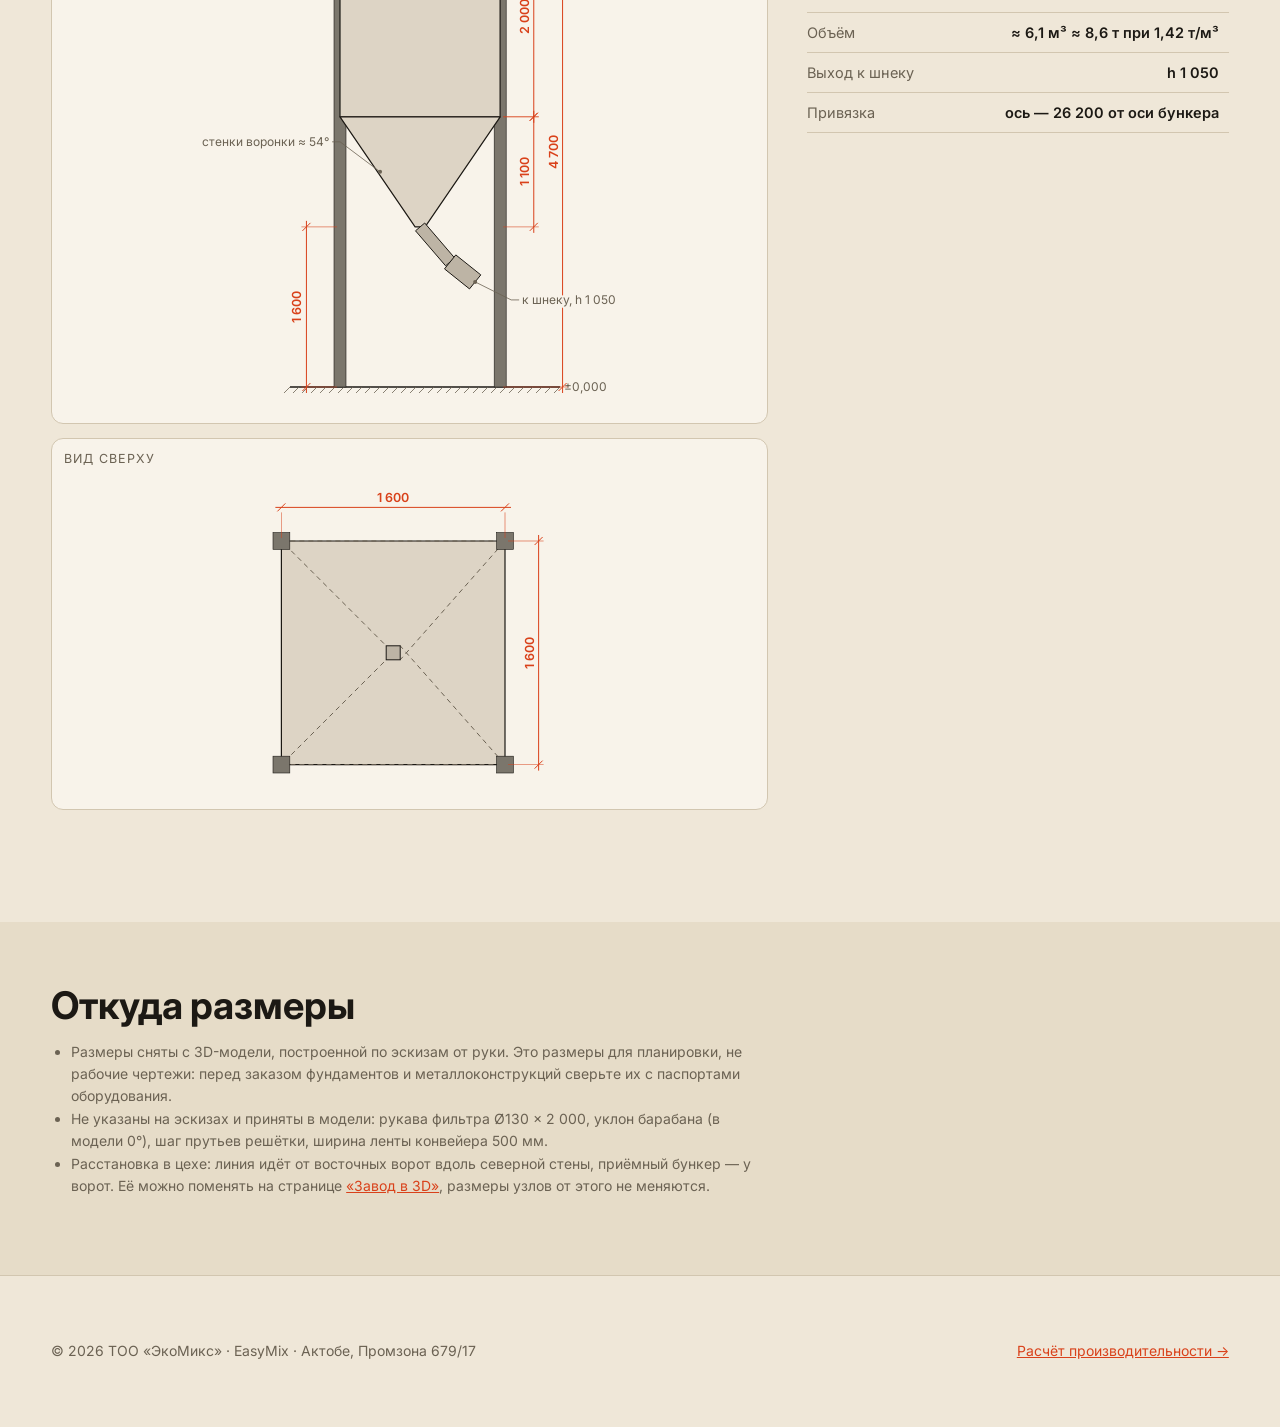
<file: razmery.html>
<!doctype html>
<html lang="ru">
<head>
<meta charset="utf-8">
<meta name="viewport" content="width=device-width,initial-scale=1">
<title>Размеры оборудования — EasyMix</title>
<meta name="description" content="Размеры сушильного комплекса EasyMix: чертежи с размерными линиями и таблицы по каждому узлу — приёмный бункер, конвейер, горелка, барабан, фильтр, сито, элеватор, бункер хранения.">
<meta property="og:type" content="website">
<meta property="og:site_name" content="EasyMix">
<meta property="og:locale" content="ru_RU">
<meta property="og:title" content="Размеры сушильного комплекса EasyMix">
<meta property="og:description" content="Чертежи с размерами по каждому узлу линии сушки песка.">
<meta property="og:url" content="https://qazaqboss.github.io/spkaktobezavod/razmery.html">
<meta property="og:image" content="https://qazaqboss.github.io/spkaktobezavod/og-image.png">
<meta property="og:image:width" content="1200">
<meta property="og:image:height" content="630">
<meta property="og:image:alt" content="EasyMix — завод сухих строительных смесей, Актобе, Промзона 679/17">
<meta name="twitter:card" content="summary_large_image">
<meta name="twitter:image" content="https://qazaqboss.github.io/spkaktobezavod/og-image.png">
<link rel="preconnect" href="https://fonts.googleapis.com"><link rel="preconnect" href="https://fonts.gstatic.com" crossorigin>
<link href="https://fonts.googleapis.com/css2?family=Archivo:wght@500;700;800&family=Inter:wght@400;500;600&display=swap" rel="stylesheet">
<link rel="stylesheet" href="css/site.css">
<link rel="icon" href="data:image/svg+xml,%3Csvg xmlns='http://www.w3.org/2000/svg' viewBox='0 0 24 24'%3E%3Crect x='3' y='4' width='5' height='17' fill='%231c1914'/%3E%3Crect x='10' y='10' width='5' height='11' fill='%23d9411a'/%3E%3Crect x='17' y='7' width='5' height='14' fill='%231c1914'/%3E%3C/svg%3E">
<script src="js/site.js"></script>
</head>
<body>
<header class="top"><div class="wrap">
  <a class="brand" href="index.html"><span class="logo" aria-hidden="true"><i></i><i></i><i></i></span><b>EASYMIX</b><span>завод сухих смесей</span></a>
  <nav class="menu" aria-label="Разделы">
    <a href="index.html">Главная</a><a href="zavod.html">Завод в 3D</a><a href="abk.html">АБК</a><a href="proizvodstvo.html">Производство</a><a href="razmery.html">Размеры</a><a href="index.html#contacts">Контакты</a>
    <button class="theme" type="button" data-theme-toggle aria-label="Сменить тему"><svg viewBox="0 0 24 24" aria-hidden="true"><circle cx="12" cy="12" r="9" fill="none" stroke="currentColor" stroke-width="2"/><path d="M12 3a9 9 0 0 1 0 18z" fill="currentColor"/></svg></button>
  </nav>
</div></header>

<main>
<section class="band tight"><div class="wrap">
  <p class="eyebrow">Цех №1 · сушильный комплекс · узлы 1–8</p>
  <h1>Размеры оборудования</h1>
  <p class="lead">Схемы с размерными линиями и таблицы по каждому узлу линии сушки песка — от приёмного бункера до бункера хранения. Все размеры в миллиметрах, высоты — от чистого пола (±0,000). Привязки вдоль линии — от оси приёмного бункера.</p>
  <nav class="chips" id="unit-chips" aria-label="Узлы"></nav>
  <div class="btns no-print" style="margin-top:16px"><button class="btn ghost sm" type="button" onclick="print()">Распечатать / сохранить в PDF</button><a class="btn ghost sm" href="zavod.html">Комплекс в 3D →</a></div>
</div></section>

<section class="band tight" id="overall-h" style="padding-top:0"><div class="wrap">
  <h2>Весь комплекс</h2>
  <div id="overall"></div>
</div></section>

<div class="band tight" style="padding-top:0"><div class="wrap" id="units"></div></div>

<section class="band alt"><div class="wrap">
  <h2>Откуда размеры</h2>
  <ul class="note" style="padding-left:20px">
    <li>Размеры сняты с 3D-модели, построенной по эскизам от руки. Это размеры для планировки, не рабочие чертежи: перед заказом фундаментов и металлоконструкций сверьте их с паспортами оборудования.</li>
    <li>Не указаны на эскизах и приняты в модели: рукава фильтра Ø130 × 2 000, уклон барабана (в модели 0°), шаг прутьев решётки, ширина ленты конвейера 500 мм.</li>
    <li>Расстановка в цехе: линия идёт от восточных ворот вдоль северной стены, приёмный бункер — у ворот. Её можно поменять на странице <a href="zavod.html">«Завод в 3D»</a>, размеры узлов от этого не меняются.</li>
  </ul>
</div></section>
</main>

<footer class="foot band"><div class="wrap">
  <span>© <span data-year>2026</span> ТОО «ЭкоМикс» · EasyMix · Актобе, Промзона 679/17</span>
  <a href="proizvodstvo.html">Расчёт производительности →</a>
</div></footer>

<script src="js/razmery.js"></script>
</body>
</html>
</file>
<file: css/site.css>
/* EasyMix — общий стиль сайта.
   Кварцевый песок фоном, графит, огонь горелки акцентом; Archivo + Inter. */
:root{
  color-scheme:light;
  --bg:#efe7d8;--bg2:#e6dcc8;--ink:#1c1914;--mute:#6b6253;--card:#f8f3ea;--line:#d2c6b0;
  --acc:#d9411a;--acc-ink:#fff;--ok:#2f7d4f;--warn:#b7791f;--bad:#c0392b;
  --stage:#e6dcc8;--shadow:0 8px 24px #3a2a1022;
}
@media (prefers-color-scheme:dark){:root:not([data-theme="light"]){
  color-scheme:dark;
  --bg:#15120e;--bg2:#1b1712;--ink:#efe7d8;--mute:#a89d8a;--card:#1f1b15;--line:#3a3329;
  --acc:#ff6a3d;--acc-ink:#1c1914;--ok:#5fc58a;--warn:#f0b44c;--bad:#ff6b5b;
  --stage:#1b1712;--shadow:0 8px 24px #0006;
}}
:root[data-theme="dark"]{
  color-scheme:dark;
  --bg:#15120e;--bg2:#1b1712;--ink:#efe7d8;--mute:#a89d8a;--card:#1f1b15;--line:#3a3329;
  --acc:#ff6a3d;--acc-ink:#1c1914;--ok:#5fc58a;--warn:#f0b44c;--bad:#ff6b5b;
  --stage:#1b1712;--shadow:0 8px 24px #0006;
}

*{box-sizing:border-box;min-width:0}
[hidden]{display:none!important}
html{scroll-behavior:smooth;scroll-padding-top:76px}
body{margin:0;background:var(--bg);color:var(--ink);font:16px/1.6 Inter,system-ui,-apple-system,"Segoe UI",sans-serif;overflow-x:clip}
h1,h2,h3{font-family:Archivo,Inter,sans-serif;line-height:1.08;text-wrap:balance;margin:0}
h1{font-size:clamp(34px,5.4vw,60px);font-weight:800;letter-spacing:-.01em}
h2{font-size:clamp(26px,3.2vw,38px);font-weight:700;margin-bottom:14px}
h3{font-size:19px;font-weight:700}
a{color:var(--acc)}
p{margin:0 0 12px}
.wrap{max-width:1240px;margin:0 auto}
.band{padding:clamp(36px,5vw,80px) max(4vw,16px)}
.band.tight{padding-top:clamp(20px,3vw,40px)}
.alt{background:var(--bg2)}
.lead{max-width:64ch;color:var(--mute);font-size:18px;margin:14px 0 0}
.eyebrow{font:600 13px/1 Inter,sans-serif;letter-spacing:.14em;text-transform:uppercase;color:var(--acc);margin:0 0 14px}
.note{font-size:14px;color:var(--mute);max-width:80ch}
.mute{color:var(--mute)}

/* шапка */
.top{position:sticky;top:0;z-index:20;background:color-mix(in srgb,var(--bg) 90%,transparent);backdrop-filter:blur(10px);border-bottom:1px solid var(--line)}
.top .wrap{display:flex;gap:6px 22px;align-items:center;padding:12px max(4vw,16px);flex-wrap:wrap}
.brand{display:flex;align-items:center;gap:10px;margin-right:auto;text-decoration:none;color:var(--ink)}
.brand b{font:800 19px/1 Archivo,sans-serif;letter-spacing:.02em}
.brand span{font-size:13px;color:var(--mute)}
.logo{display:inline-grid;grid-template-columns:repeat(3,6px);gap:2px;align-items:end}
.logo i{height:18px;background:var(--ink);border-radius:1px}.logo i:nth-child(2){height:12px;background:var(--acc)}.logo i:nth-child(3){height:15px}
.menu{display:flex;gap:4px 18px;flex-wrap:wrap;align-items:center}
.menu a{color:var(--ink);text-decoration:none;font-weight:500;font-size:15px;padding:6px 0;border-bottom:2px solid transparent}
.menu a:hover{color:var(--acc)}
.menu a[aria-current="page"]{border-bottom-color:var(--acc)}
.theme{border:1px solid var(--line);background:var(--card);color:var(--ink);border-radius:10px;width:40px;height:36px;cursor:pointer;font-size:16px}

/* кнопки */
button,select,input{font:inherit;color:var(--ink)}
.btn{display:inline-flex;align-items:center;justify-content:center;gap:8px;min-height:44px;padding:0 18px;border-radius:22px;border:1px solid var(--ink);background:var(--ink);color:var(--bg);font-weight:600;font-size:15px;text-decoration:none;cursor:pointer;white-space:nowrap}
.btn.acc{background:var(--acc);border-color:var(--acc);color:#fff}
.btn.ghost{background:var(--card);color:var(--ink);border-color:var(--line)}
.btn.ghost[aria-pressed="true"]{background:var(--ink);color:var(--bg);border-color:var(--ink)}
.btn.sm{min-height:38px;padding:0 14px;font-size:14px}
.btns{display:flex;gap:10px;flex-wrap:wrap}
:focus-visible{outline:3px solid var(--acc);outline-offset:2px}

/* герой */
.hero{display:grid;grid-template-columns:minmax(0,1.15fr) minmax(0,1fr);gap:clamp(24px,4vw,64px);align-items:center}
.hero .btns{margin-top:26px}
.kpis{display:grid;grid-template-columns:repeat(auto-fit,minmax(min(100%,160px),1fr));gap:1px;background:var(--line);border:1px solid var(--line);border-radius:14px;overflow:hidden;margin-top:34px}
.kpis div{background:var(--card);padding:16px 18px}
.kpis b{display:block;font:800 30px/1.1 Archivo,sans-serif;white-space:nowrap}
.kpis span{font-size:13px;color:var(--mute)}
.hero .kpis{grid-template-columns:repeat(2,minmax(0,1fr))}
.theme svg{width:18px;height:18px;display:block;margin:auto}
.flowcard{background:var(--card);border:1px solid var(--line);border-radius:16px;padding:22px;box-shadow:var(--shadow)}
.flowcard svg{display:block;width:100%;height:auto}

/* сетки */
.grid2{display:grid;grid-template-columns:repeat(2,minmax(0,1fr));gap:clamp(20px,4vw,56px);align-items:start}
.cards{display:grid;grid-template-columns:repeat(auto-fit,minmax(min(100%,260px),1fr));gap:18px;margin-top:22px}
.card{background:var(--card);border:1px solid var(--line);border-radius:14px;padding:22px}
.card p{color:var(--mute);margin:8px 0 0;font-size:15px}
.card .n{display:inline-grid;place-items:center;width:32px;height:32px;border-radius:50%;background:var(--acc);color:#fff;font:700 15px Archivo,sans-serif;margin-bottom:12px}

/* шаги процесса */
.steps{list-style:none;margin:22px 0 0;padding:0;display:grid;grid-template-columns:repeat(auto-fit,minmax(min(100%,150px),1fr));gap:0;counter-reset:s;border-top:1px solid var(--line)}
.steps li{padding:18px 18px 18px 0;border-bottom:1px solid var(--line);counter-increment:s}
.steps li::before{content:counter(s,decimal-leading-zero);display:block;font:800 28px/1 Archivo,sans-serif;color:var(--acc);margin-bottom:10px}
.steps b{display:block;font-family:Archivo,sans-serif;font-size:17px}
.steps span{font-size:14px;color:var(--mute)}

/* таблицы */
table{border-collapse:collapse;width:100%;font-size:15px;margin-top:10px}
th,td{text-align:left;padding:10px 12px 10px 0;border-bottom:1px solid var(--line);vertical-align:top}
th{font-weight:600;color:var(--mute);font-size:13px;text-transform:uppercase;letter-spacing:.06em}
td.r{text-align:right;white-space:nowrap;font-weight:600}
.flag{display:inline-block;padding:1px 9px;border-radius:10px;font-size:13px;font-weight:600;white-space:nowrap}
.f-ok{background:color-mix(in srgb,var(--ok) 18%,transparent);color:var(--ok)}
.f-w{background:color-mix(in srgb,var(--warn) 22%,transparent);color:var(--warn)}
.f-r{background:color-mix(in srgb,var(--bad) 18%,transparent);color:var(--bad)}
.scroll{overflow-x:auto}

/* генплан */
.plan{display:block;width:100%;height:auto;max-height:640px}
.plan text{font-family:Inter,sans-serif}
.legend-row{display:flex;flex-wrap:wrap;gap:8px 18px;font-size:13px;color:var(--mute);margin-top:12px}
.legend-row i{display:inline-block;width:14px;height:10px;border-radius:2px;margin-right:6px;vertical-align:-1px;border:1px solid var(--line)}

/* 3D-сцена */
.stage{position:relative;height:min(78vh,740px);min-height:440px;border-radius:16px;overflow:hidden;background:var(--stage);border:1px solid var(--line);touch-action:none}
.stage canvas{position:absolute;inset:0;width:100%!important;height:100%!important;display:block}
.stage .hint{position:absolute;right:14px;bottom:12px;font-size:12.5px;color:var(--mute);pointer-events:none;text-align:right}
.stage .views{position:absolute;left:14px;top:12px;display:flex;gap:6px;flex-wrap:wrap;z-index:2}
.stage .ctrl{position:absolute;left:14px;bottom:14px;display:flex;gap:8px;flex-wrap:wrap;z-index:2;max-width:calc(100% - 28px)}
.no3d{padding:60px 24px;color:var(--mute)}
.tag{position:absolute;left:0;top:0;background:var(--card);border:1px solid var(--line);border-left:3px solid var(--acc);border-radius:6px;padding:5px 10px;font-size:12.5px;line-height:1.3;white-space:nowrap;pointer-events:none;box-shadow:var(--shadow);z-index:1}
.tag b{display:block;font-size:13px}.tag small{display:block;color:var(--mute);font-size:12px}
.tag i{font-style:normal;display:inline-grid;place-items:center;width:20px;height:20px;border-radius:50%;background:var(--acc);color:#fff;font-weight:700;font-size:12px;margin-right:6px}
.tag.plain{border-left-color:var(--mute)}
.tip{position:absolute;pointer-events:none;background:var(--card);border:1px solid var(--line);box-shadow:var(--shadow);border-radius:8px;padding:7px 10px;font-size:13px;max-width:280px;z-index:3}
#lines{position:absolute;inset:0;width:100%;height:100%;pointer-events:none}

/* панель расстановки */
.editor{display:grid;grid-template-columns:minmax(0,1fr) minmax(0,380px);gap:20px;margin-top:20px;align-items:start}
.panel{background:var(--card);border:1px solid var(--line);border-radius:16px;padding:18px;display:grid;gap:14px}
.panel h3{font-size:15px;font-family:Inter,sans-serif;font-weight:600;color:var(--mute);text-transform:uppercase;letter-spacing:.08em}
.seg{display:grid;grid-template-columns:1fr 1fr;border:1px solid var(--line);border-radius:12px;overflow:hidden}
.seg button{min-height:42px;border:0;background:none;cursor:pointer;font-weight:600;font-size:14px;padding:0 8px}
.seg button[aria-pressed="true"]{background:var(--ink);color:var(--bg)}
.units{display:grid;gap:4px;max-height:330px;overflow:auto;padding-right:4px}
.units .grp{font-size:12.5px;color:var(--mute);margin:8px 0 2px;text-transform:uppercase;letter-spacing:.08em}
.units button{display:grid;grid-template-columns:26px 1fr auto;gap:10px;align-items:center;text-align:left;min-height:40px;padding:4px 10px;border:1px solid transparent;border-radius:10px;background:none;cursor:pointer;font-size:14px}
.units button:hover{background:var(--bg2)}
.units button[aria-pressed="true"]{border-color:var(--acc);background:color-mix(in srgb,var(--acc) 10%,transparent)}
.units button i{font-style:normal;display:inline-grid;place-items:center;width:24px;height:24px;border-radius:50%;background:var(--ink);color:var(--bg);font-weight:700;font-size:12px}
.units button[aria-pressed="true"] i{background:var(--acc);color:#fff}
.units button em{font-style:normal;font-size:12px;color:var(--mute)}
.units button em.moved{color:var(--warn)}
.pad{display:grid;grid-template-columns:repeat(3,44px);grid-template-rows:repeat(2,40px);gap:6px}
.pad button{border:1px solid var(--line);background:var(--bg);border-radius:10px;cursor:pointer;font-size:16px}
.pad button:hover{border-color:var(--acc)}
.pad .u{grid-column:2}.pad .l{grid-column:1;grid-row:2}.pad .d{grid-column:2;grid-row:2}.pad .r{grid-column:3;grid-row:2}
.moverow{display:flex;gap:14px;align-items:center;flex-wrap:wrap}
.status{font-size:14px;line-height:1.55;margin:0}
.status b{color:var(--ink)}
.status .bad{color:var(--bad);font-weight:600}.status .ok{color:var(--ok);font-weight:600}
.conns td{font-size:14px;padding:7px 8px 7px 0}

/* калькулятор (тёмная полоса) */
.dark{background:#1c1914;color:#efe7d8}
:root[data-theme="dark"] .dark{background:#0f0d0a}
@media (prefers-color-scheme:dark){:root:not([data-theme="light"]) .dark{background:#0f0d0a}}
.dark .lead,.dark .mute,.dark .note{color:#a89d8a}
.dark a{color:#ff8a63}
.calc{display:grid;grid-template-columns:minmax(0,340px) minmax(0,1fr);gap:clamp(20px,4vw,56px);margin-top:18px}
.inputs{display:grid;gap:12px;align-content:start}
.inputs label{display:grid;grid-template-columns:1fr 92px;align-items:center;gap:10px;font-size:15px}
.inputs input,.inputs select{width:100%;min-height:44px;padding:6px 10px;border-radius:8px;border:1px solid #4a4237;background:#26211a;color:#efe7d8;text-align:right}
.inputs select{text-align:left}.inputs .full{grid-template-columns:1fr}
.inputs h3{margin-top:10px;font-size:15px;color:#a89d8a;font-weight:600;font-family:Inter,sans-serif}
.pct{display:grid;grid-template-columns:repeat(3,minmax(0,1fr));gap:8px}.pct label{grid-template-columns:1fr;gap:4px;font-size:13px;color:#a89d8a}
.sum{font-size:13px;color:#a89d8a}.sum.bad{color:#ff6a3d}
details{border-top:1px solid #3a3329;padding-top:10px}
summary{cursor:pointer;font-weight:600;min-height:44px;display:flex;align-items:center;color:#efe7d8}
details .inputs{margin-top:6px}
.big{font:800 clamp(36px,5vw,56px)/1 Archivo,sans-serif;color:#ff6a3d}.bigl{color:#a89d8a;margin-top:8px}
.bars{margin-top:26px;display:grid;gap:14px}
.bar .t{display:flex;justify-content:space-between;gap:10px;font-size:15px}.bar .t span:last-child{white-space:nowrap;font-weight:600}
.bar .t small{color:#a89d8a;font-size:13px;margin-left:6px}
.bar .tr{height:12px;border-radius:6px;background:#2d2820;margin-top:6px;position:relative;overflow:hidden}
.bar .tr b{position:absolute;inset:0 auto 0 0;border-radius:6px}.bar .lim{position:absolute;top:-3px;bottom:-3px;width:2px;background:#efe7d8;left:66.6%}
.ckpis{display:grid;grid-template-columns:repeat(auto-fit,minmax(min(100%,150px),1fr));gap:18px;margin-top:28px}
.ckpis div{border-top:1px solid #3a3329;padding-top:10px}.ckpis b{display:block;font:700 26px Archivo,sans-serif;white-space:nowrap}.ckpis span{font-size:13px;color:#a89d8a}

/* узлы */
.groups{display:grid;grid-template-columns:repeat(auto-fit,minmax(min(100%,420px),1fr));gap:36px}
.groups h3{font-size:22px;margin-bottom:6px}.groups ol{margin:10px 0 0;padding-left:24px}.groups li{margin:7px 0}.groups li span{color:var(--mute)}

/* контакты */
.contact{display:grid;grid-template-columns:repeat(auto-fit,minmax(min(100%,240px),1fr));gap:18px;margin-top:20px}
.contact dt{font-size:13px;color:var(--mute);text-transform:uppercase;letter-spacing:.08em}
.contact dd{margin:6px 0 0;font:700 20px/1.3 Archivo,sans-serif}

footer.foot{border-top:1px solid var(--line);font-size:14px;color:var(--mute)}
footer.foot .wrap{display:flex;gap:10px 28px;flex-wrap:wrap;justify-content:space-between}

@media (max-width:980px){.editor{grid-template-columns:1fr}.hero{grid-template-columns:1fr}}
@media (max-width:820px){.calc,.grid2{grid-template-columns:1fr}}
@media (max-width:600px){
  .stage{height:66vh;min-height:400px}.stage .hint{display:none}.tag small{display:none}
  table{font-size:13px}.menu{width:100%;justify-content:space-between}
  .top{position:static}.brand span{display:none}
}
@media (prefers-reduced-motion:reduce){*{transition:none!important;scroll-behavior:auto!important}}

/* чертежи с размерами */
.chips{display:flex;flex-wrap:wrap;gap:8px;margin-top:18px}
.chips a{display:inline-flex;gap:6px;align-items:center;padding:7px 12px;border:1px solid var(--line);border-radius:18px;background:var(--card);color:var(--ink);text-decoration:none;font-size:14px;font-weight:500}
.chips a b{display:inline-grid;place-items:center;width:20px;height:20px;border-radius:50%;background:var(--acc);color:#fff;font-size:11px}
.chips a:hover{border-color:var(--acc)}
.unit{padding-block:clamp(28px,4vw,48px);border-top:1px solid var(--line)}
.unit-h{display:flex;gap:14px;align-items:flex-start;margin-bottom:16px}
.unit-h .n{flex:none;display:inline-grid;place-items:center;width:40px;height:40px;border-radius:50%;background:var(--acc);color:#fff;font:800 18px Archivo,Inter,sans-serif}
.unit-h h2{margin-bottom:4px}.unit-h .lead{margin:0;font-size:16px}
.unit-b{display:grid;grid-template-columns:minmax(0,1.7fr) minmax(0,1fr);gap:clamp(18px,3vw,40px);align-items:start}
.unit-b h3{font-size:15px;font-family:Inter,sans-serif;color:var(--mute);text-transform:uppercase;letter-spacing:.08em;margin-bottom:4px}
.dwgs{display:grid;gap:14px}.dwgs.wide{margin-bottom:18px}
.dwg{margin:0;background:var(--card);border:1px solid var(--line);border-radius:12px;padding:10px 12px 6px}
.dwg figcaption{font-size:12.5px;color:var(--mute);text-transform:uppercase;letter-spacing:.08em;margin-bottom:4px}
.dwg svg{display:block;width:100%;height:auto;margin:0 auto;overflow:visible}
.dwg .o{fill:var(--bg);stroke:var(--ink);stroke-width:1.4;stroke-linejoin:round}
.dwg .o2{fill:color-mix(in srgb,var(--mute) 14%,var(--bg));stroke:var(--ink);stroke-width:1.2;stroke-linejoin:round}
.dwg .o3{fill:color-mix(in srgb,var(--mute) 38%,var(--bg));stroke:var(--ink);stroke-width:1}
.dwg .acc2{fill:color-mix(in srgb,var(--acc) 30%,var(--bg));stroke:var(--acc);stroke-width:1}
.dwg .th2{fill:color-mix(in srgb,var(--ink) 55%,var(--bg));stroke:var(--ink);stroke-width:.6}
.dwg .hid{fill:none;stroke:var(--mute);stroke-width:1;stroke-dasharray:5 4}
.dwg .th{stroke:var(--ink);stroke-width:1}.dwg .acc{stroke:var(--acc);stroke-width:3}
.dwg .ax{stroke:var(--mute);stroke-width:.8;stroke-dasharray:14 4 3 4}
.dwg .gr{stroke:var(--ink);stroke-width:1.6}.dwg .gh{stroke:var(--mute);stroke-width:.8}
.dwg .ex{stroke:var(--acc);stroke-width:.7;opacity:.8}.dwg .dm{stroke:var(--acc);stroke-width:1}.dwg .dd{fill:var(--acc)}
.dwg .dt{font:600 12.5px Inter,sans-serif;fill:var(--acc);paint-order:stroke;stroke:var(--card);stroke-width:4px;stroke-linejoin:round}
.dwg .lb{font:12px Inter,sans-serif;fill:var(--mute);paint-order:stroke;stroke:var(--card);stroke-width:4px;stroke-linejoin:round}
.dwg .nl{stroke:var(--mute);stroke-width:.8;fill:none}.dwg .nd{fill:var(--mute)}
.dwg .num{font:800 15px Archivo,Inter,sans-serif;fill:var(--acc);paint-order:stroke;stroke:var(--card);stroke-width:5px}
.dimtab td{padding:8px 10px 8px 0;font-size:14.5px}.dimtab td:first-child{color:var(--mute)}.dimtab td.r{white-space:normal;text-align:right}
.warn{margin-top:12px;font-size:14px;padding:10px 12px;border-radius:10px;background:color-mix(in srgb,var(--warn) 14%,transparent);color:var(--ink)}
@media (max-width:980px){.unit-b{grid-template-columns:1fr}}
@media print{.top,.chips,.foot,.theme,.no-print{display:none!important}body{background:#fff;color:#000}.unit{break-inside:avoid;page-break-inside:avoid}.dwg{border-color:#999}}
</file>
